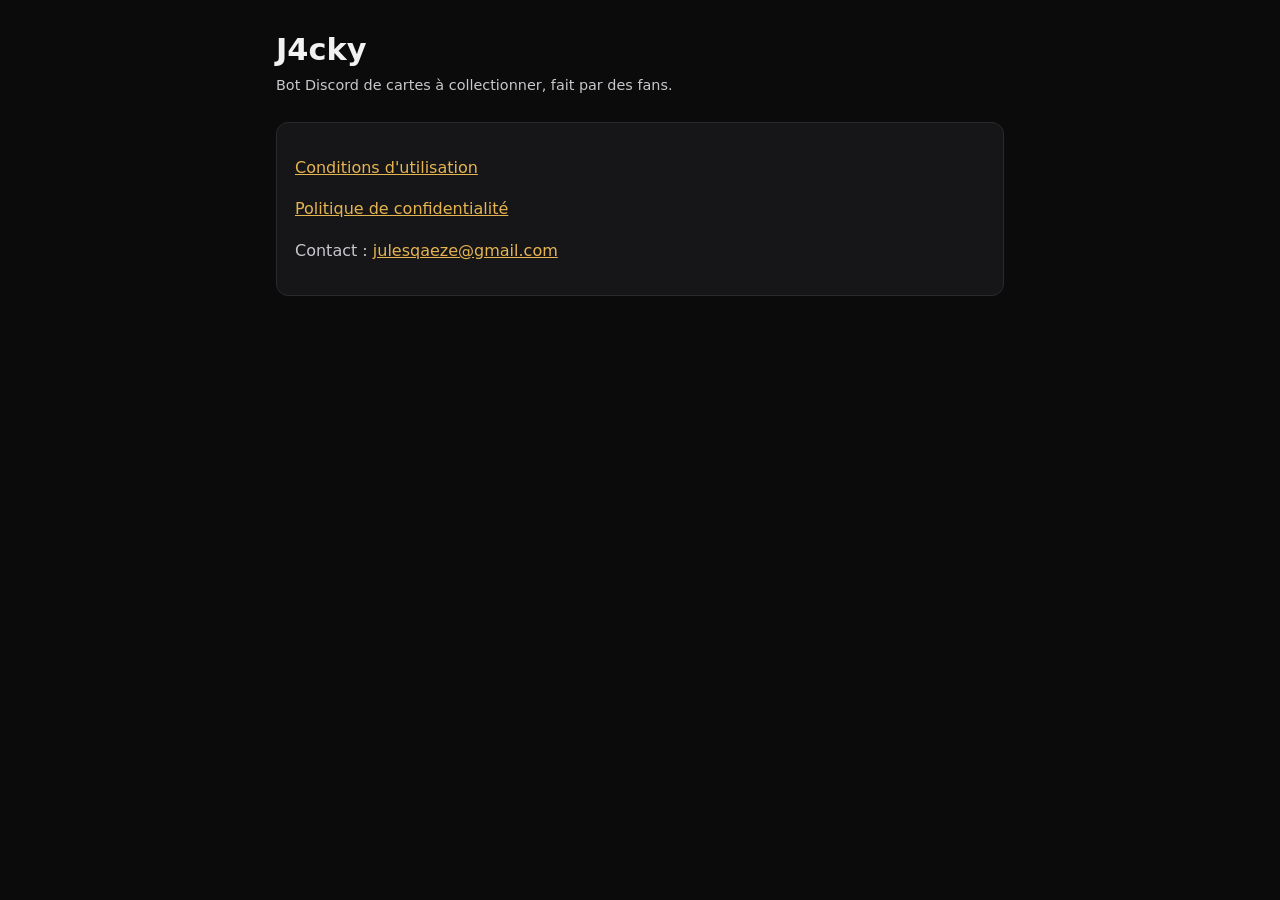
<file: index.html>
<!doctype html>
<html lang="fr">
<head>
<meta charset="utf-8">
<meta name="viewport" content="width=device-width, initial-scale=1">
<title>J4cky · Informations légales</title>
<link rel="stylesheet" href="style.css">
</head>
<body>
<main>
  <h1>J4cky</h1>
  <p class="maj">Bot Discord de cartes à collectionner, fait par des fans.</p>
  <div class="bloc">
    <p><a href="conditions.html">Conditions d'utilisation</a></p>
    <p><a href="confidentialite.html">Politique de confidentialité</a></p>
    <p>Contact : <a href="mailto:julesqaeze@gmail.com">julesqaeze@gmail.com</a></p>
  </div>
</main>
</body>
</html>
</file>
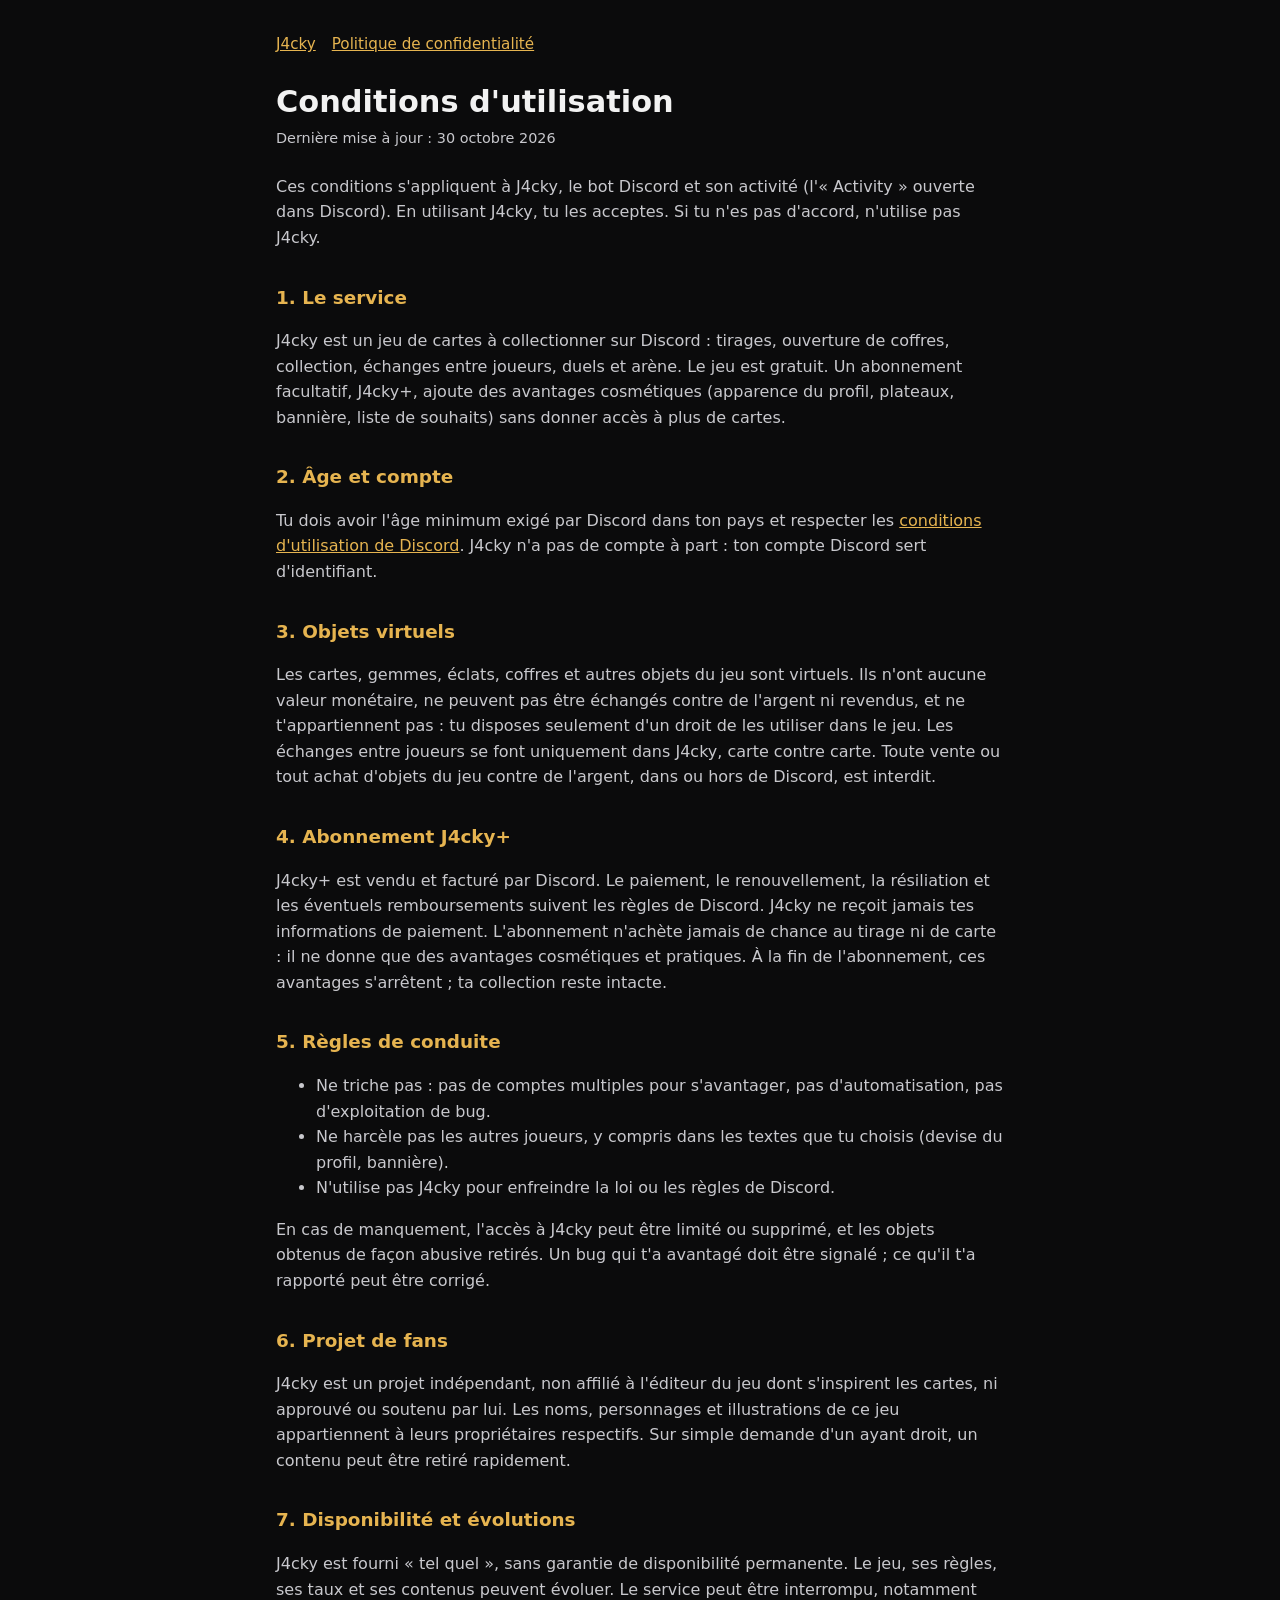
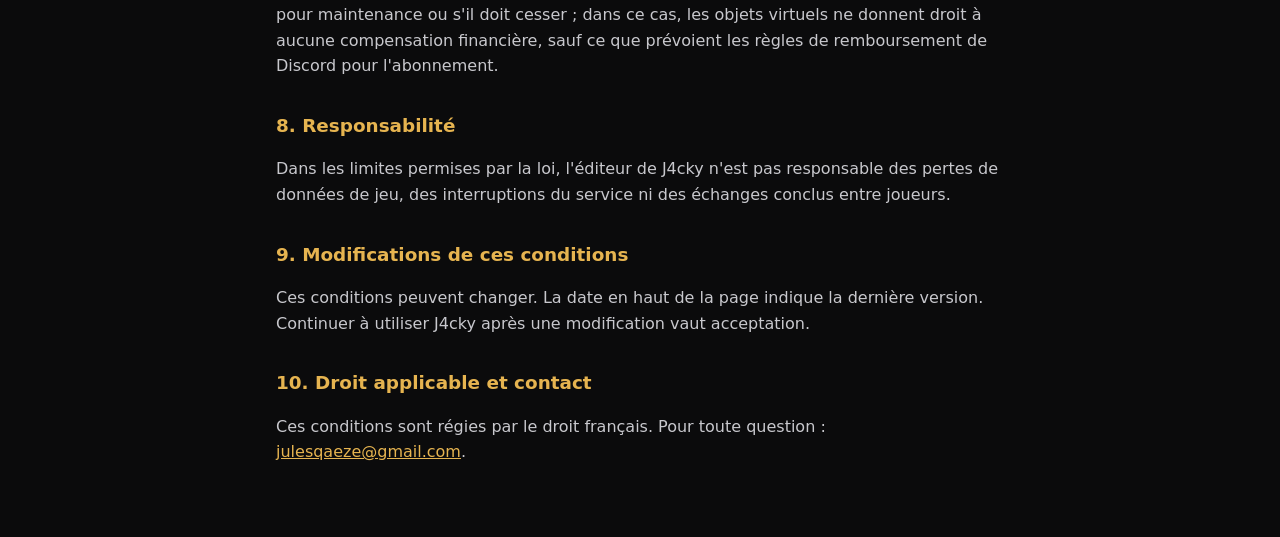
<file: conditions.html>
<!doctype html>
<html lang="fr">
<head>
<meta charset="utf-8">
<meta name="viewport" content="width=device-width, initial-scale=1">
<title>J4cky · Conditions d'utilisation</title>
<link rel="stylesheet" href="style.css">
</head>
<body>
<main>
  <nav><a href="index.html">J4cky</a><a href="confidentialite.html">Politique de confidentialité</a></nav>
  <h1>Conditions d'utilisation</h1>
  <p class="maj">Dernière mise à jour : 30 octobre 2026</p>

  <p>Ces conditions s'appliquent à J4cky, le bot Discord et son activité (l'« Activity » ouverte dans Discord).
    En utilisant J4cky, tu les acceptes. Si tu n'es pas d'accord, n'utilise pas J4cky.</p>

  <h2>1. Le service</h2>
  <p>J4cky est un jeu de cartes à collectionner sur Discord : tirages, ouverture de coffres, collection, échanges
    entre joueurs, duels et arène. Le jeu est gratuit. Un abonnement facultatif, J4cky+, ajoute des avantages
    cosmétiques (apparence du profil, plateaux, bannière, liste de souhaits) sans donner accès à plus de cartes.</p>

  <h2>2. Âge et compte</h2>
  <p>Tu dois avoir l'âge minimum exigé par Discord dans ton pays et respecter les
    <a href="https://discord.com/terms">conditions d'utilisation de Discord</a>. J4cky n'a pas de compte à part :
    ton compte Discord sert d'identifiant.</p>

  <h2>3. Objets virtuels</h2>
  <p>Les cartes, gemmes, éclats, coffres et autres objets du jeu sont virtuels. Ils n'ont aucune valeur monétaire,
    ne peuvent pas être échangés contre de l'argent ni revendus, et ne t'appartiennent pas : tu disposes seulement
    d'un droit de les utiliser dans le jeu. Les échanges entre joueurs se font uniquement dans J4cky, carte contre
    carte. Toute vente ou tout achat d'objets du jeu contre de l'argent, dans ou hors de Discord, est interdit.</p>

  <h2>4. Abonnement J4cky+</h2>
  <p>J4cky+ est vendu et facturé par Discord. Le paiement, le renouvellement, la résiliation et les éventuels
    remboursements suivent les règles de Discord. J4cky ne reçoit jamais tes informations de paiement.
    L'abonnement n'achète jamais de chance au tirage ni de carte : il ne donne que des avantages cosmétiques
    et pratiques. À la fin de l'abonnement, ces avantages s'arrêtent ; ta collection reste intacte.</p>

  <h2>5. Règles de conduite</h2>
  <ul>
    <li>Ne triche pas : pas de comptes multiples pour s'avantager, pas d'automatisation, pas d'exploitation de bug.</li>
    <li>Ne harcèle pas les autres joueurs, y compris dans les textes que tu choisis (devise du profil, bannière).</li>
    <li>N'utilise pas J4cky pour enfreindre la loi ou les règles de Discord.</li>
  </ul>
  <p>En cas de manquement, l'accès à J4cky peut être limité ou supprimé, et les objets obtenus de façon abusive retirés.
    Un bug qui t'a avantagé doit être signalé ; ce qu'il t'a rapporté peut être corrigé.</p>

  <h2>6. Projet de fans</h2>
  <p>J4cky est un projet indépendant, non affilié à l'éditeur du jeu dont s'inspirent les cartes, ni approuvé ou
    soutenu par lui. Les noms, personnages et illustrations de ce jeu appartiennent à leurs propriétaires respectifs.
    Sur simple demande d'un ayant droit, un contenu peut être retiré rapidement.</p>

  <h2>7. Disponibilité et évolutions</h2>
  <p>J4cky est fourni « tel quel », sans garantie de disponibilité permanente. Le jeu, ses règles, ses taux et ses
    contenus peuvent évoluer. Le service peut être interrompu, notamment pour maintenance ou s'il doit cesser ;
    dans ce cas, les objets virtuels ne donnent droit à aucune compensation financière, sauf ce que prévoient les
    règles de remboursement de Discord pour l'abonnement.</p>

  <h2>8. Responsabilité</h2>
  <p>Dans les limites permises par la loi, l'éditeur de J4cky n'est pas responsable des pertes de données de jeu,
    des interruptions du service ni des échanges conclus entre joueurs.</p>

  <h2>9. Modifications de ces conditions</h2>
  <p>Ces conditions peuvent changer. La date en haut de la page indique la dernière version. Continuer à utiliser
    J4cky après une modification vaut acceptation.</p>

  <h2>10. Droit applicable et contact</h2>
  <p>Ces conditions sont régies par le droit français. Pour toute question :
    <a href="mailto:julesqaeze@gmail.com">julesqaeze@gmail.com</a>.</p>
</main>
</body>
</html>
</file>
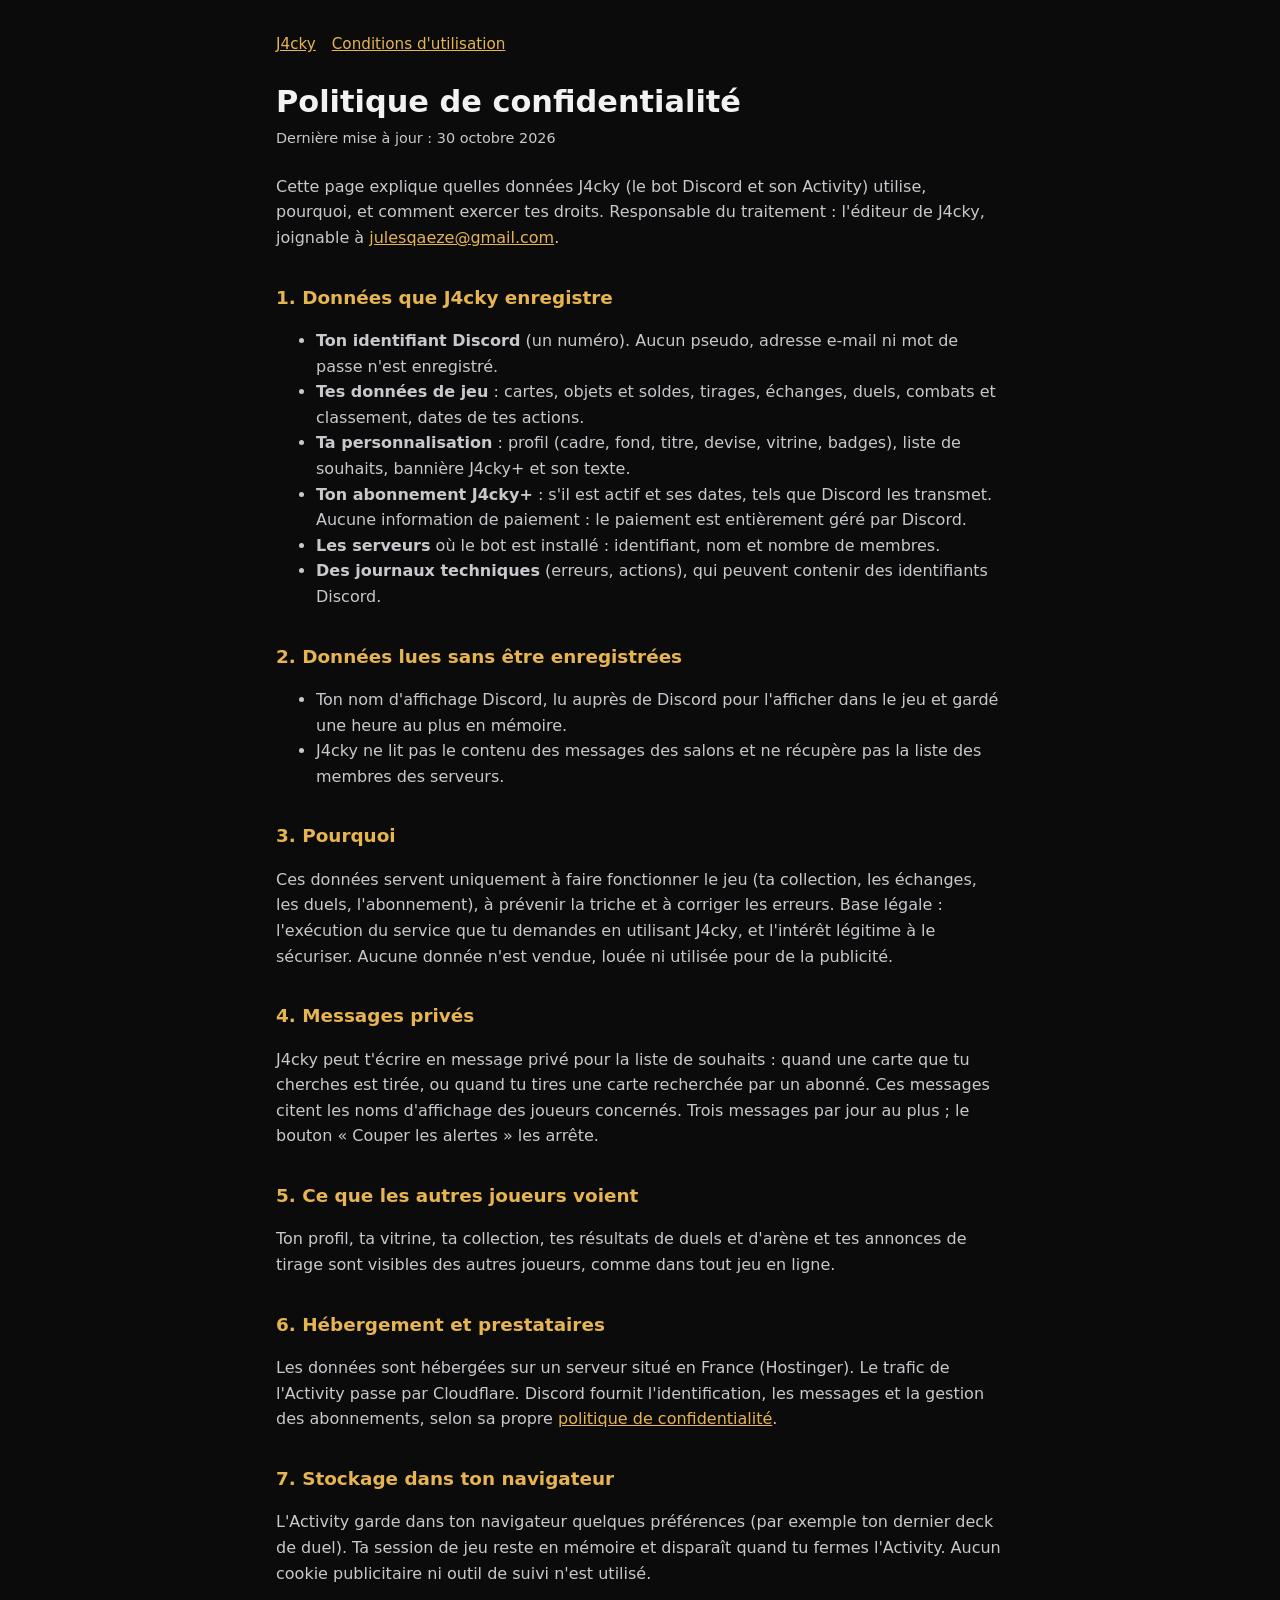
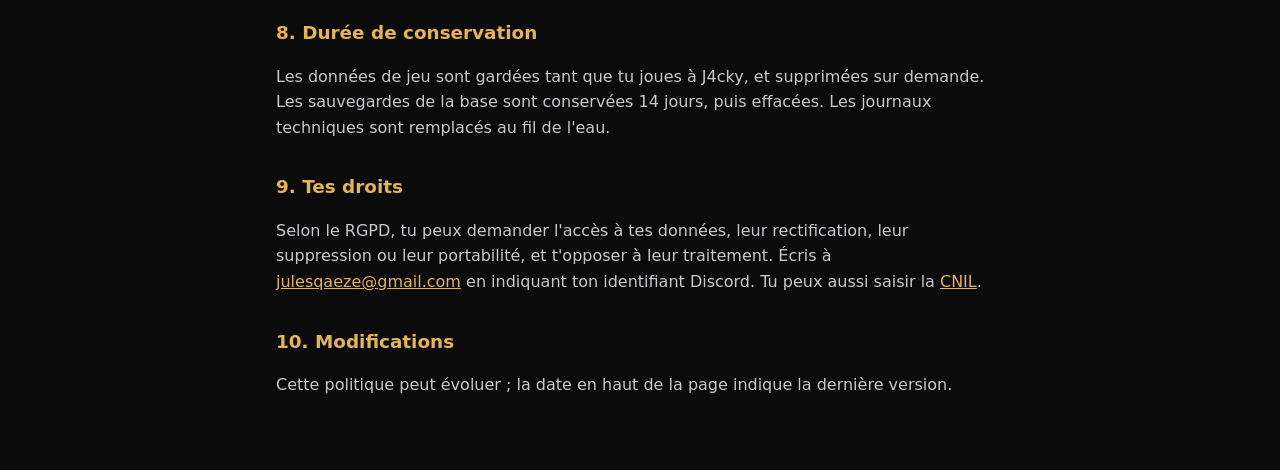
<file: confidentialite.html>
<!doctype html>
<html lang="fr">
<head>
<meta charset="utf-8">
<meta name="viewport" content="width=device-width, initial-scale=1">
<title>J4cky · Politique de confidentialité</title>
<link rel="stylesheet" href="style.css">
</head>
<body>
<main>
  <nav><a href="index.html">J4cky</a><a href="conditions.html">Conditions d'utilisation</a></nav>
  <h1>Politique de confidentialité</h1>
  <p class="maj">Dernière mise à jour : 30 octobre 2026</p>

  <p>Cette page explique quelles données J4cky (le bot Discord et son Activity) utilise, pourquoi, et comment
    exercer tes droits. Responsable du traitement : l'éditeur de J4cky, joignable à
    <a href="mailto:julesqaeze@gmail.com">julesqaeze@gmail.com</a>.</p>

  <h2>1. Données que J4cky enregistre</h2>
  <ul>
    <li><strong>Ton identifiant Discord</strong> (un numéro). Aucun pseudo, adresse e-mail ni mot de passe n'est enregistré.</li>
    <li><strong>Tes données de jeu</strong> : cartes, objets et soldes, tirages, échanges, duels, combats et classement,
      dates de tes actions.</li>
    <li><strong>Ta personnalisation</strong> : profil (cadre, fond, titre, devise, vitrine, badges), liste de souhaits,
      bannière J4cky+ et son texte.</li>
    <li><strong>Ton abonnement J4cky+</strong> : s'il est actif et ses dates, tels que Discord les transmet.
      Aucune information de paiement : le paiement est entièrement géré par Discord.</li>
    <li><strong>Les serveurs</strong> où le bot est installé : identifiant, nom et nombre de membres.</li>
    <li><strong>Des journaux techniques</strong> (erreurs, actions), qui peuvent contenir des identifiants Discord.</li>
  </ul>

  <h2>2. Données lues sans être enregistrées</h2>
  <ul>
    <li>Ton nom d'affichage Discord, lu auprès de Discord pour l'afficher dans le jeu et gardé une heure au plus en mémoire.</li>
    <li>J4cky ne lit pas le contenu des messages des salons et ne récupère pas la liste des membres des serveurs.</li>
  </ul>

  <h2>3. Pourquoi</h2>
  <p>Ces données servent uniquement à faire fonctionner le jeu (ta collection, les échanges, les duels, l'abonnement),
    à prévenir la triche et à corriger les erreurs. Base légale : l'exécution du service que tu demandes en utilisant
    J4cky, et l'intérêt légitime à le sécuriser. Aucune donnée n'est vendue, louée ni utilisée pour de la publicité.</p>

  <h2>4. Messages privés</h2>
  <p>J4cky peut t'écrire en message privé pour la liste de souhaits : quand une carte que tu cherches est tirée, ou
    quand tu tires une carte recherchée par un abonné. Ces messages citent les noms d'affichage des joueurs concernés.
    Trois messages par jour au plus ; le bouton « Couper les alertes » les arrête.</p>

  <h2>5. Ce que les autres joueurs voient</h2>
  <p>Ton profil, ta vitrine, ta collection, tes résultats de duels et d'arène et tes annonces de tirage sont visibles
    des autres joueurs, comme dans tout jeu en ligne.</p>

  <h2>6. Hébergement et prestataires</h2>
  <p>Les données sont hébergées sur un serveur situé en France (Hostinger). Le trafic de l'Activity passe par
    Cloudflare. Discord fournit l'identification, les messages et la gestion des abonnements, selon sa propre
    <a href="https://discord.com/privacy">politique de confidentialité</a>.</p>

  <h2>7. Stockage dans ton navigateur</h2>
  <p>L'Activity garde dans ton navigateur quelques préférences (par exemple ton dernier deck de duel). Ta session de
    jeu reste en mémoire et disparaît quand tu fermes l'Activity. Aucun cookie publicitaire ni outil de suivi
    n'est utilisé.</p>

  <h2>8. Durée de conservation</h2>
  <p>Les données de jeu sont gardées tant que tu joues à J4cky, et supprimées sur demande. Les sauvegardes de la base
    sont conservées 14 jours, puis effacées. Les journaux techniques sont remplacés au fil de l'eau.</p>

  <h2>9. Tes droits</h2>
  <p>Selon le RGPD, tu peux demander l'accès à tes données, leur rectification, leur suppression ou leur portabilité,
    et t'opposer à leur traitement. Écris à <a href="mailto:julesqaeze@gmail.com">julesqaeze@gmail.com</a> en indiquant
    ton identifiant Discord. Tu peux aussi saisir la <a href="https://www.cnil.fr">CNIL</a>.</p>

  <h2>10. Modifications</h2>
  <p>Cette politique peut évoluer ; la date en haut de la page indique la dernière version.</p>
</main>
</body>
</html>
</file>
<file: style.css>
:root { color-scheme: dark; --fond: #0b0b0c; --bloc: #161618; --bord: #2a2a2e; --texte: #f2f2f2; --doux: #c8c8cd; --or: #e6b450; }
* { box-sizing: border-box; }
body { margin: 0; background: var(--fond); color: var(--texte); font: 400 16px/1.6 system-ui, -apple-system, "Segoe UI", sans-serif; }
main { max-width: 760px; margin: 0 auto; padding: 32px 16px 56px; }
h1 { font-size: 1.9rem; line-height: 1.2; margin: 0 0 6px; }
h2 { font-size: 1.15rem; margin: 32px 0 8px; color: var(--or); }
p, li { color: var(--doux); }
a { color: var(--or); }
.maj { color: var(--doux); font-size: .9rem; margin: 0 0 24px; }
nav { display: flex; gap: 16px; flex-wrap: wrap; margin-bottom: 28px; font-size: .95rem; }
.bloc { background: var(--bloc); border: 1px solid var(--bord); border-radius: 12px; padding: 16px 18px; }
</file>
